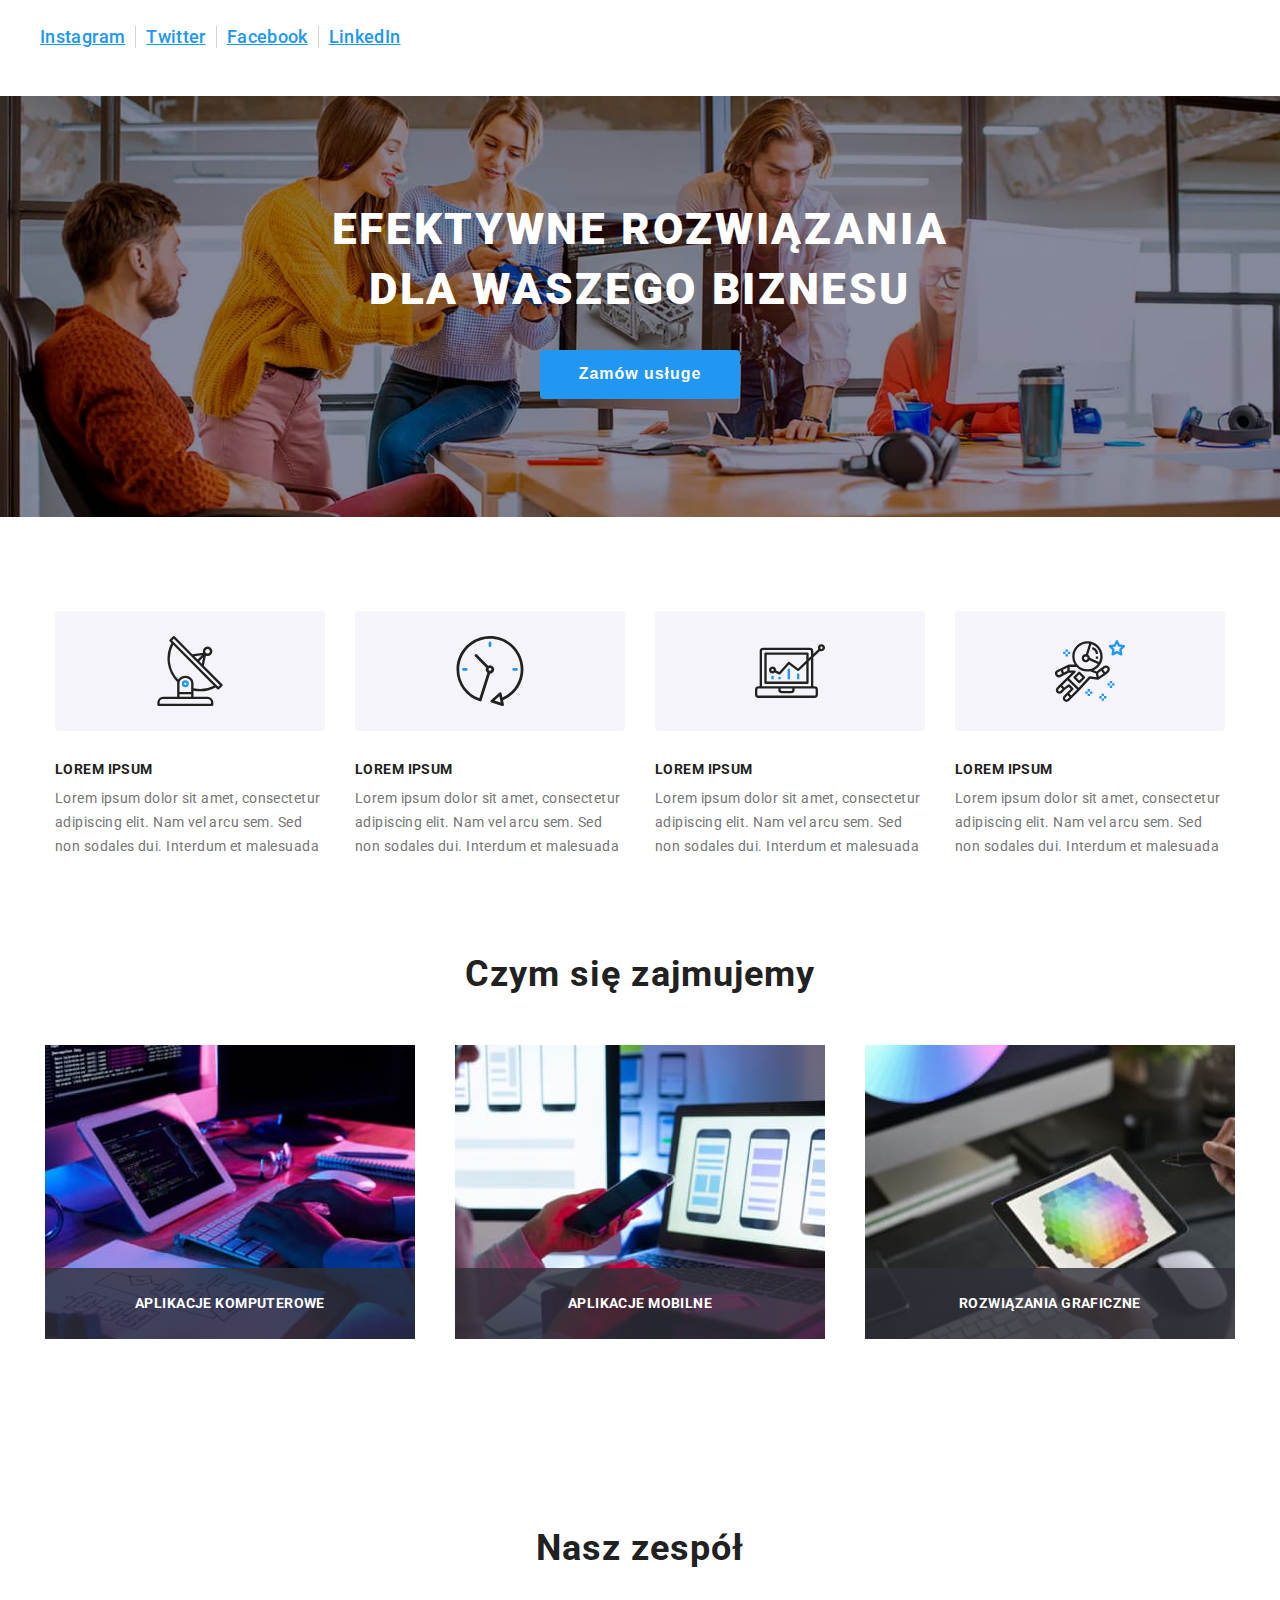
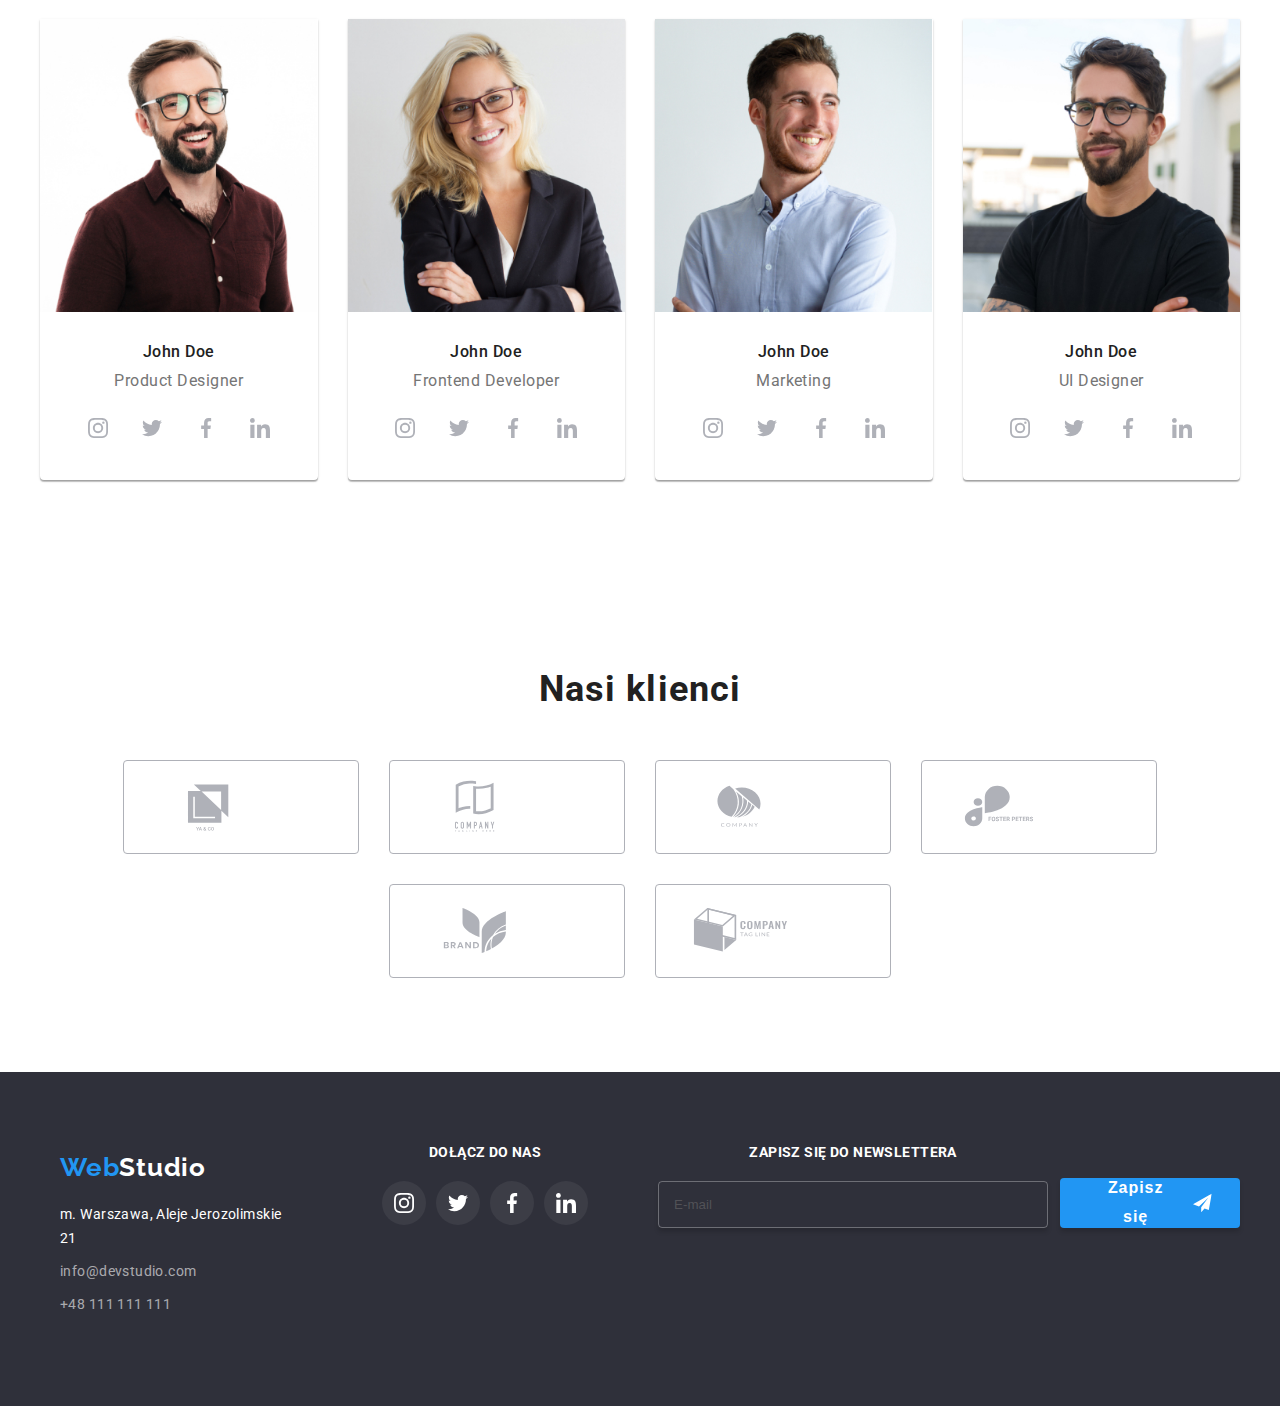
<file: index.html>
<!DOCTYPE html>
<html lang="pl">
  <head>
    <meta charset="UTF-8" />
    <meta http-equiv="X-UA-Compatible" content="IE=edge" />
    <meta name="viewport" content="width=device-width, initial-scale=1.0" />
    <title>WebStudio</title>
    <link
      rel="stylesheet"
      href="https://cdnjs.cloudflare.com/ajax/libs/modern-normalize/1.1.0/modern-normalize.min.css"
      integrity="sha512-wpPYUAdjBVSE4KJnH1VR1HeZfpl1ub8YT/NKx4PuQ5NmX2tKuGu6U/JRp5y+Y8XG2tV+wKQpNHVUX03MfMFn9Q=="
      crossorigin="anonymous"
      referrerpolicy="no-referrer"
    />
    <link rel="preconnect" href="https://fonts.googleapis.com" />
    <link rel="preconnect" href="https://fonts.gstatic.com" crossorigin />
    <link
      href="https://fonts.googleapis.com/css2?family=Raleway:wght@700&family=Roboto:wght@400;500;700;900&display=swap"
      rel="stylesheet"
    />
    <link rel="stylesheet" href="./css/main.min.css" />
  </head>
  <body>
    <header class="page-header">
      <div class="container page-header__menu">
        <div class="page-header__navigation">
          <a href="index.html" class="logo--header"
            ><span class="logo">Web</span>Studio</a
          >
          <nav class="navigation">
            <ul class="navigation__list">
              <li>
                <a
                  href="index.html"
                  class="navigation__link navigation__link--active"
                  >Agencja</a
                >
              </li>
              <li>
                <a href="portfolio.html" class="navigation__link">Portfolio</a>
              </li>
              <li><a href="/kontakt" class="navigation__link">Kontakt</a></li>
            </ul>
          </nav>
        </div>
        <ul class="contact">
          <li>
            <a href="mailto:info@devstudio.com" class="contact__link-header">
              <svg class="contact__icon" width="16px" height="12px">
                <use href="./images/icons.svg#icon-envelope"></use>
              </svg>
              info@devstudio.com</a
            >
          </li>
          <li>
            <a href="tel:+48111111111" class="contact__link-header">
              <svg class="contact__icon" width="10px" height="16px">
                <use href="./images/icons.svg#icon-smartphone"></use>
              </svg>
              +48 111 111 111</a
            >
          </li>
        </ul>

        <button
          class="menu-toggle js-open-menu"
          aria-expanded="false"
          aria-controls="mobile-menu"
        >
          <svg width="40" height="40" class="mobile-menu__icon">
            <use href="./images/icons.svg#mobile-menu"></use>
          </svg>
        </button>
      </div>
      <div class="mobile-menu js-menu-container" id="mobile-menu">
        <button class="menu-toggle mobile-menu__icon--close js-close-menu">
          X
        </button>
        <div class="mobile-menu__content">
          <ul class="mobile-menu__list">
            <li><a href="index.html" class="mobile-menu__link">Agencja</a></li>
            <li>
              <a href="portfolio.html" class="mobile-menu__link">Portfolio</a>
            </li>
            <li><a href="#" class="mobile-menu__link">Kontakt</a></li>
          </ul>
          <div class="mobile-menu__contacts">
            <span class="mobile-menu__tel">
              <a
                href="tel:+48111111111"
                class="mobile-menu__tel mobile-menu__tel--link"
                >+48 111 111 111</a
              >
            </span>
            <span class="mobile-menu__mail">
              <a
                href="mailto:info@devstudio.com"
                class="mobile-menu__mail mobile-menu__mail--link"
                >info@devstudio.com</a
              >
            </span>
            <ul class="mobile-menu__socials">
              <li class="mobile-menu__socials mobile-menu__socials--item">
                <a
                  class="mobile-menu__socials mobile-menu__socials--link"
                  href="#"
                  >Instagram</a
                >
              </li>
              <li class="mobile-menu__socials mobile-menu__socials--item">
                <a
                  class="mobile-menu__socials mobile-menu__socials--link"
                  href="#"
                  >Twitter</a
                >
              </li>
              <li class="mobile-menu__socials mobile-menu__socials--item">
                <a
                  class="mobile-menu__socials mobile-menu__socials--link"
                  href="#"
                  >Facebook</a
                >
              </li>
              <li class="mobile-menu__socials mobile-menu__socials--item">
                <a
                  class="mobile-menu__socials mobile-menu__socials--link"
                  href="#"
                  >LinkedIn</a
                >
              </li>
            </ul>
          </div>
        </div>
      </div>
    </header>
    <main>
      <section class="section section__heading">
        <div class="container imposter">
          <h1 class="imposter__title">
            EFEKTYWNE ROZWIĄZANIA DLA WASZEGO BIZNESU
          </h1>
          <button
            data-modal-open
            type="button"
            class="button button__modal--open"
          >
            Zamów usługe
          </button>
        </div>
      </section>
      <section class="section">
        <div class="container">
          <ul class="grid grid__style">
            <li class="grid__strenghts-item">
              <div class="grid__strengths-icon">
                <svg width="70px" height="70px">
                  <use href="./images/icons.svg#icon-antenna"></use>
                </svg>
              </div>
              <h3 class="grid__strengths-name">LOREM IPSUM</h3>
              <p class="grid__strengths-text">
                Lorem ipsum dolor sit amet, consectetur adipiscing elit. Nam vel
                arcu sem. Sed non sodales dui. Interdum et malesuada
              </p>
            </li>
            <li class="grid__strenghts-item">
              <div class="grid__strengths-icon">
                <svg width="70px" height="70px">
                  <use href="./images/icons.svg#icon-clock"></use>
                </svg>
              </div>
              <h3 class="grid__strengths-name">LOREM IPSUM</h3>
              <p class="grid__strengths-text">
                Lorem ipsum dolor sit amet, consectetur adipiscing elit. Nam vel
                arcu sem. Sed non sodales dui. Interdum et malesuada
              </p>
            </li>
            <li class="grid__strenghts-item">
              <div class="grid__strengths-icon">
                <svg width="70px" height="70px">
                  <use href="./images/icons.svg#icon-diagram"></use>
                </svg>
              </div>
              <h3 class="grid__strengths-name">LOREM IPSUM</h3>
              <p class="grid__strengths-text">
                Lorem ipsum dolor sit amet, consectetur adipiscing elit. Nam vel
                arcu sem. Sed non sodales dui. Interdum et malesuada
              </p>
            </li>
            <li class="grid__strenghts-item">
              <div class="grid__strengths-icon">
                <svg width="70px" height="70px">
                  <use href="./images/icons.svg#icon-astronaut"></use>
                </svg>
              </div>
              <h3 class="grid__strengths-name">LOREM IPSUM</h3>
              <p class="grid__strengths-text">
                Lorem ipsum dolor sit amet, consectetur adipiscing elit. Nam vel
                arcu sem. Sed non sodales dui. Interdum et malesuada
              </p>
            </li>
          </ul>
        </div>
      </section>
      <section class="section--work section">
        <div class="container">
          <h2 class="section__title--work section__title">
            Czym się zajmujemy
          </h2>
          <ul class="grid__work">
            <li class="grid__work-img">
              <img
                src="images/klawiatura.jpg"
                alt="kodowanie stron internetowych"
                width="370"
                height="294"
              />
              <p class="grid__work-dsc">APLIKACJE KOMPUTEROWE</p>
            </li>
            <li class="grid__work-img">
              <img
                src="images/laptop.jpg"
                alt="tworzenie aplikacji mobilnych"
                width="370"
                height="294"
              />
              <p class="grid__work-dsc">APLIKACJE MOBILNE</p>
            </li>
            <li class="grid__work-img">
              <img
                src="images/tablet.jpg"
                alt="projektowanie graficzne"
                width="370"
                height="294"
              />
              <p class="grid__work-dsc">ROZWIĄZANIA GRAFICZNE</p>
            </li>
          </ul>
        </div>
      </section>
      <section class="section section__our-team">
        <div class="container">
          <h2 class="section__title">Nasz zespół</h2>
          <ul class="grid grid__team">
            <li class="grid__item">
              <figure class="grid__team-img">
                <img
                  src="images/product-designer-450-1x.jpg"
                  alt="osoba obejmujaca stanowisko product-designer"
                  srcset="
                    images/product-designer-450-1x.jpg 450w,
                    images/product-designer-450-2x.jpg 900w,
                    images/product-designer-354-1x.jpg 354w,
                    images/product-designer-354-2x.jpg 708w,
                    images/product-designer-270-1x.jpg 270w,
                    images/product-designer-270-2x.jpg 540w
                  "
                  sizes="(min-width: 768px) 354px, (min-width: 1200px) 270px, 100vw"
                />
                <figcaption class="grid__team-dsc">
                  <h3 class="grid__team-name">John Doe</h3>
                  <span class="grid__team-job">Product Designer</span>
                </figcaption>
              </figure>
              <ul class="social-media">
                <li>
                  <a href="#" class="social-media__link"
                    ><svg width="20px" height="20px">
                      <use href="./images/icons.svg#icon-instagram"></use>
                    </svg>
                  </a>
                </li>
                <li>
                  <a href="#" class="social-media__link"
                    ><svg width="20px" height="20px">
                      <use href="./images/icons.svg#icon-twitter"></use>
                    </svg>
                  </a>
                </li>
                <li>
                  <a href="#" class="social-media__link"
                    ><svg width="20px" height="20px">
                      <use href="./images/icons.svg#icon-facebook"></use>
                    </svg>
                  </a>
                </li>
                <li>
                  <a href="#" class="social-media__link"
                    ><svg width="20px" height="20px">
                      <use href="./images/icons.svg#icon-linkedin"></use>
                    </svg>
                  </a>
                </li>
              </ul>
            </li>
            <li class="grid__item">
              <figure class="grid__team-img">
                <img
                  src="images/frontend-developer-450-1x.jpg"
                  alt="osoba obejmujaca stanowisko frontend-developer"
                  srcset="
                    images/frontend-developer-450-1x.jpg 450w,
                    images/frontend-developer-450-2x.jpg 900w,
                    images/frontend-developer-354-1x.jpg 354w,
                    images/frontend-developer-354-2x.jpg 708w,
                    images/frontend-developer-270-1x.jpg 270w,
                    images/frontend-developer-270-2x.jpg 540w
                  "
                  sizes="(min-width: 768px) 354px, (min-width: 1200px) 270px, 100vw"
                />
                <figcaption class="grid__team-dsc">
                  <h3 class="grid__team-name">John Doe</h3>
                  <span class="grid__team-job">Frontend Developer</span>
                </figcaption>
              </figure>
              <ul class="social-media">
                <li>
                  <a href="#" class="social-media__link"
                    ><svg width="20px" height="20px">
                      <use href="./images/icons.svg#icon-instagram"></use>
                    </svg>
                  </a>
                </li>
                <li>
                  <a href="#" class="social-media__link"
                    ><svg width="20px" height="20px">
                      <use href="./images/icons.svg#icon-twitter"></use>
                    </svg>
                  </a>
                </li>
                <li>
                  <a href="#" class="social-media__link"
                    ><svg width="20px" height="20px">
                      <use href="./images/icons.svg#icon-facebook"></use>
                    </svg>
                  </a>
                </li>
                <li>
                  <a href="#" class="social-media__link"
                    ><svg width="20px" height="20px">
                      <use href="./images/icons.svg#icon-linkedin"></use>
                    </svg>
                  </a>
                </li>
              </ul>
            </li>
            <li class="grid__item">
              <figure class="grid__team-img">
                <img
                  src="images/marketing-450-1x.jpg"
                  alt="osoba zajmujaca sie dzialem marketingu"
                  srcset="
                    images/marketing-450-1x.jpg 450w,
                    images/marketing-450-2x.jpg 900w,
                    images/marketing-354-1x.jpg 354w,
                    images/marketing-354-2x.jpg 708w,
                    images/marketing-270-1x.jpg 270w,
                    images/marketing-270-1x.jpg 540w
                  "
                  sizes="(min-width: 768px) 354px, (min-width: 1200px) 270px, 100vw"
                />
                <figcaption class="grid__team-dsc">
                  <h3 class="grid__team-name">John Doe</h3>
                  <span class="grid__team-job">Marketing</span>
                </figcaption>
              </figure>
              <ul class="social-media">
                <li>
                  <a href="#" class="social-media__link"
                    ><svg width="20px" height="20px">
                      <use href="./images/icons.svg#icon-instagram"></use>
                    </svg>
                  </a>
                </li>
                <li>
                  <a href="#" class="social-media__link"
                    ><svg width="20px" height="20px">
                      <use href="./images/icons.svg#icon-twitter"></use>
                    </svg>
                  </a>
                </li>
                <li>
                  <a href="#" class="social-media__link"
                    ><svg width="20px" height="20px">
                      <use href="./images/icons.svg#icon-facebook"></use>
                    </svg>
                  </a>
                </li>
                <li>
                  <a href="#" class="social-media__link"
                    ><svg width="20px" height="20px">
                      <use href="./images/icons.svg#icon-linkedin"></use>
                    </svg>
                  </a>
                </li>
              </ul>
            </li>
            <li class="grid__item">
              <figure class="grid__team-img">
                <img
                  src="images/ui-designer-450-1x.jpg"
                  alt="osoba obejmujaca stanowisko ui-designer"
                  srcset="
                    images/ui-designer-450-1x.jpg 450w,
                    images/ui-designer-450-2x.jpg 900w,
                    images/ui-designer-354-1x.jpg 354w,
                    images/ui-designer-354-2x.jpg 708w,
                    images/ui-designer-270-1x.jpg 270w,
                    images/ui-designer-270-2x.jpg 540w
                  "
                  sizes="(min-width: 768px) 354px, (min-width: 1200px) 270px, 100vw"
                />
                <figcaption class="grid__team-dsc">
                  <h3 class="grid__team-name">John Doe</h3>
                  <span class="grid__team-job">UI Designer</span>
                </figcaption>
              </figure>
              <ul class="social-media">
                <li>
                  <a href="#" class="social-media__link"
                    ><svg width="20px" height="20px">
                      <use href="./images/icons.svg#icon-instagram"></use>
                    </svg>
                  </a>
                </li>
                <li>
                  <a href="#" class="social-media__link"
                    ><svg width="20px" height="20px">
                      <use href="./images/icons.svg#icon-twitter"></use>
                    </svg>
                  </a>
                </li>
                <li>
                  <a href="#" class="social-media__link"
                    ><svg width="20px" height="20px">
                      <use href="./images/icons.svg#icon-facebook"></use>
                    </svg>
                  </a>
                </li>
                <li>
                  <a href="#" class="social-media__link"
                    ><svg width="20px" height="20px">
                      <use href="./images/icons.svg#icon-linkedin"></use>
                    </svg>
                  </a>
                </li>
              </ul>
            </li>
          </ul>
        </div>
      </section>
      <section class="section">
        <div class="container">
          <h2 class="section__title">Nasi klienci</h2>
          <ul class="grid grid__style">
            <li>
              <a href="#" class="link link__clients">
                <svg class="grid__clients-icon" width="106px" height="60px">
                  <use href="./images/icons.svg#icon-logo-1"></use>
                </svg>
              </a>
            </li>
            <li class="grid__clients-item">
              <a href="#" class="link link__clients">
                <svg class="grid__clients-icon" width="106px" height="60px">
                  <use href="./images/icons.svg#icon-logo-2"></use>
                </svg>
              </a>
            </li>
            <li class="grid__clients-item">
              <a href="#" class="link link__clients">
                <svg class="grid__clients-icon" width="106px" height="60px">
                  <use href="./images/icons.svg#icon-logo-3"></use>
                </svg>
              </a>
            </li>
            <li class="grid__clients-item">
              <a href="#" class="link link__clients">
                <svg class="grid__clients-icon" width="106px" height="60px">
                  <use href="./images/icons.svg#icon-logo-4"></use>
                </svg>
              </a>
            </li>
            <li class="grid__clients-item">
              <a href="#" class="link link__clients">
                <svg class="grid__clients-icon" width="106px" height="60px">
                  <use href="./images/icons.svg#icon-logo-5"></use>
                </svg>
              </a>
            </li>
            <li class="grid__clients-item">
              <a href="#" class="link link__clients">
                <svg class="grid__clients-icon" width="106px" height="60px">
                  <use href="./images/icons.svg#icon-logo-6"></use>
                </svg>
              </a>
            </li>
          </ul>
        </div>
      </section>
    </main>
    <footer class="contact-footer">
      <div class="container contact-footer__container">
        <div class="contact-footer__logo">
          <a href="index.html" class="logo--footer"
            ><span class="logo">Web</span>Studio</a
          >
          <address>
            <ul class="contact-footer__list">
              <li class="contact-footer__address">
                m. Warszawa, Aleje Jerozolimskie 21
              </li>
              <li>
                <a href="mailto:info@devstudio.com" class="contact__link-footer"
                  >info@devstudio.com</a
                >
              </li>
              <li>
                <a href="tel:+48111111111" class="contact__link-footer"
                  >+48 111 111 111</a
                >
              </li>
            </ul>
          </address>
        </div>
        <div class="contact-footer__join-us">
          <h3 class="contact-footer__join-us-title">DOŁĄCZ DO NAS</h3>
          <ul class="social-media__footer">
            <li>
              <a href="#" class="social-media__link-footer"
                ><svg width="20px" height="20px">
                  <use href="./images/icons.svg#icon-instagram"></use>
                </svg>
              </a>
            </li>
            <li>
              <a href="#" class="social-media__link-footer"
                ><svg width="20px" height="20px">
                  <use href="./images/icons.svg#icon-twitter"></use>
                </svg>
              </a>
            </li>
            <li>
              <a href="#" class="social-media__link-footer"
                ><svg width="20px" height="20px">
                  <use href="./images/icons.svg#icon-facebook"></use>
                </svg>
              </a>
            </li>
            <li>
              <a href="#" class="social-media__link-footer"
                ><svg width="20px" height="20px">
                  <use href="./images/icons.svg#icon-linkedin"></use>
                </svg>
              </a>
            </li>
          </ul>
        </div>
        <form name="singup-form" class="newsletter">
          <label class="newsletter__title"
            >ZAPISZ SIĘ DO NEWSLETTERA
            <input
              class="newsletter__input"
              type="email"
              name="email"
              placeholder="E-mail"
          /></label>
          <button type="submit" class="button__send">
            Zapisz się
            <svg width="24px" height="24px" class="newsletter__icon">
              <use href="./images/icons.svg#icon-send"></use>
            </svg>
          </button>
        </form>
      </div>
    </footer>
    <div class="backdrop backdrop__is-hidden" data-modal>
      <div class="modal">
        <h3 class="modal__title">Zostaw swoje dane w formularzu poniżej</h3>
        <form class="modal__form">
          <label class="modal__form-input">
            Imię
            <svg width="18px" height="18px" class="modal__icon">
              <use href="./images/icons.svg#icon-person-black"></use>
            </svg>
            <input type="text" name="name" class="modal__input" />
          </label>
          <label class="modal__form-input">
            Telefon
            <svg width="18px" height="18px" class="modal__icon">
              <use href="./images/icons.svg#icon-phone-black"></use>
            </svg>
            <input type="tel" name="telephone" class="modal__input" />
          </label>
          <label class="modal__form-input">
            E-mail
            <svg width="18px" height="18px" class="modal__icon">
              <use href="./images/icons.svg#icon-email-black"></use>
            </svg>
            <input type="email" name="email" class="modal__input" />
          </label>
          <label class="modal__form-input">
            Komentarz
            <textarea
              name="comment"
              rows="6"
              placeholder="Wprowadź tekst"
              class="modal__input"
            ></textarea>
          </label>
          <div class="checkbox">
            <input
              type="checkbox"
              id="check"
              name="checkbox"
              class="checkbox__input"
            />
            <label class="checkbox__label" for="check"
              ><svg width="13px" height="10px" class="checkbox__icon">
                <use href="./images/icons.svg#icon-checkbox"></use>
              </svg>
            </label>
            <p class="checkbox__text">
              Oświadczam iż akceptuję
              <a href="#" class="checkbox__link">Regulamin</a> i
              <a href="#" class="checkbox__link">Politykę Prywatności.</a>
            </p>
          </div>
          <button type="submit" class="button button__send">Wyślij</button>
        </form>
        <button class="button__modal--close" data-modal-close>
          <svg width="18px" height="18px">
            <use href="./images/icons.svg#icon-close-18px"></use>
          </svg>
        </button>
      </div>
    </div>
    <script src="./js/modal.js"></script>
    <script src="./js/mobile-menu.js"></script>
  </body>
</html>
</file>
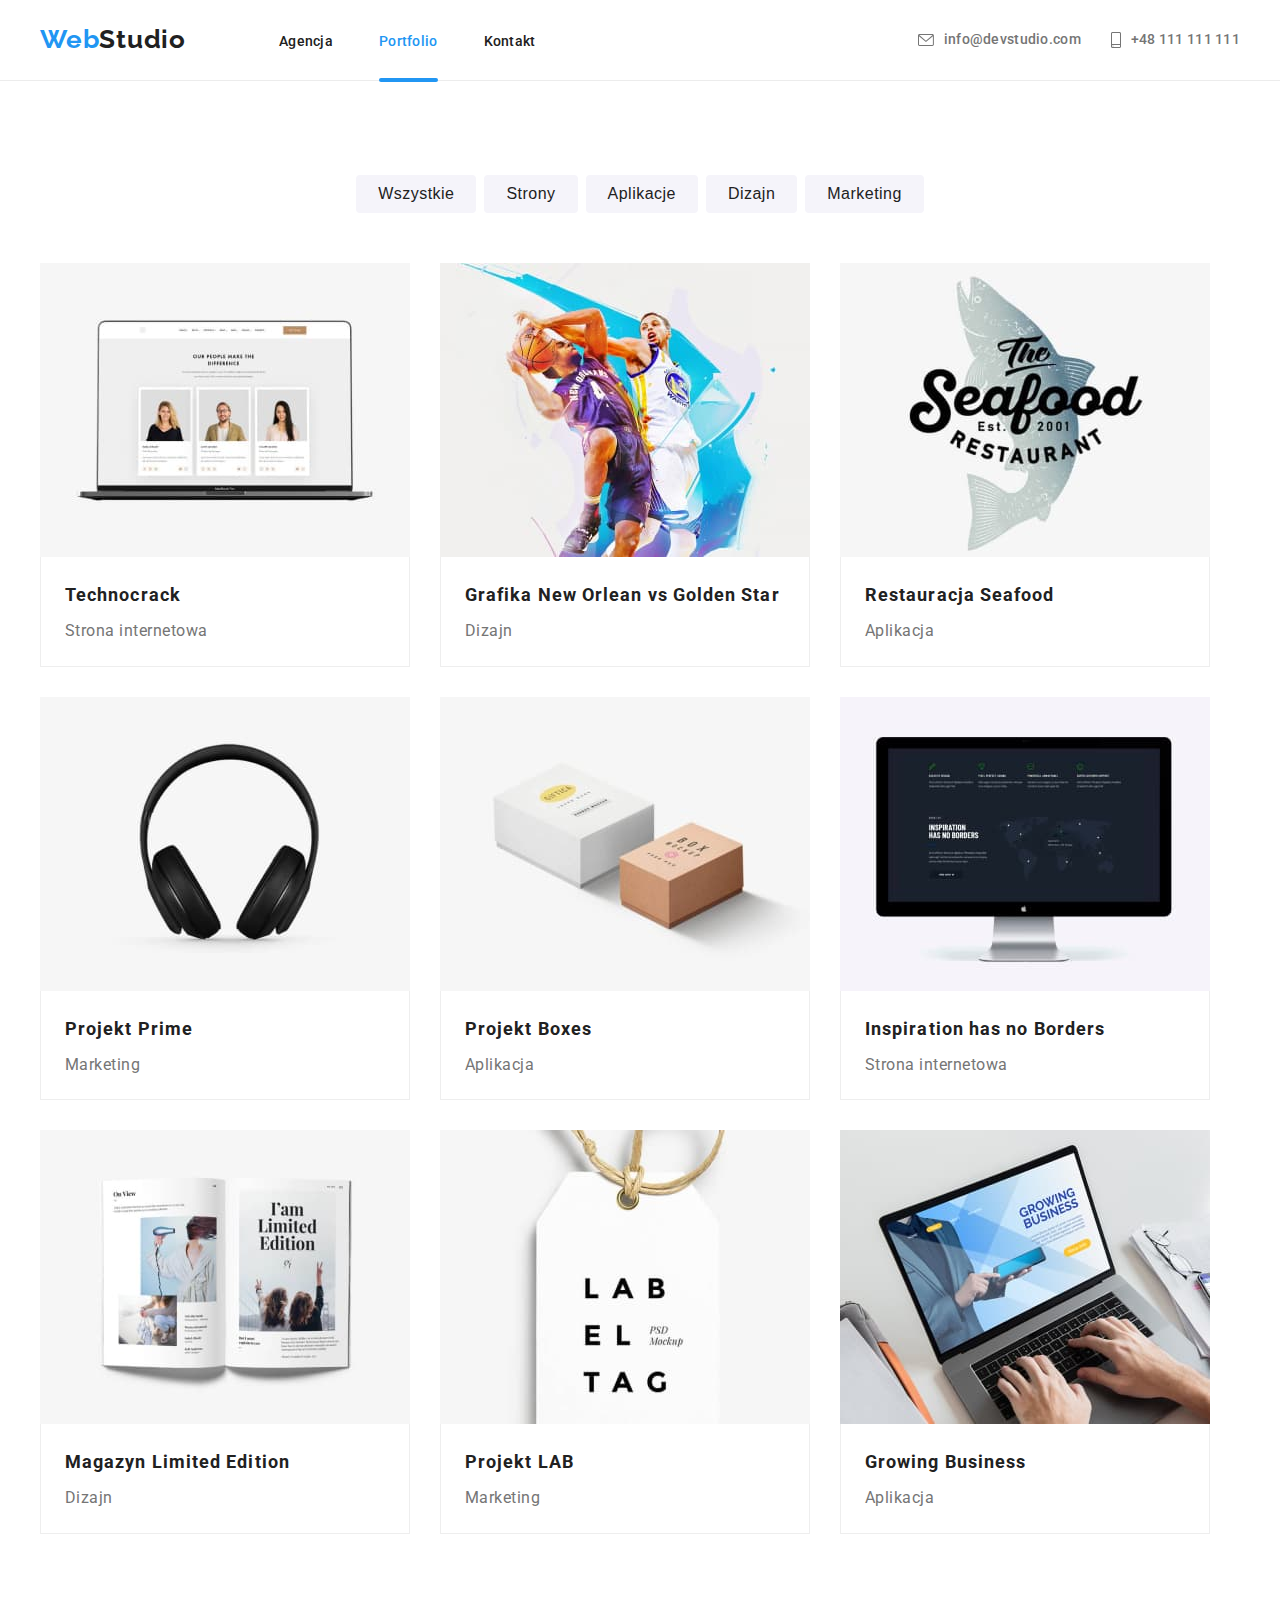
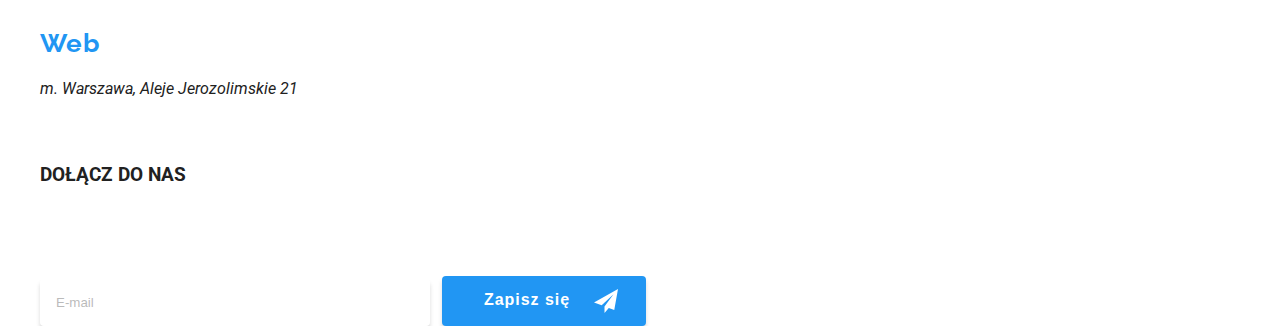
<file: portfolio.html>
<!DOCTYPE html>
<html lang="pl">
  <head>
    <meta charset="UTF-8" />
    <meta http-equiv="X-UA-Compatible" content="IE=edge" />
    <meta name="viewport" content="width=device-width, initial-scale=1.0" />
    <title>Portfolio</title>
    <link
      rel="stylesheet"
      href="https://cdnjs.cloudflare.com/ajax/libs/modern-normalize/1.1.0/modern-normalize.min.css"
      integrity="sha512-wpPYUAdjBVSE4KJnH1VR1HeZfpl1ub8YT/NKx4PuQ5NmX2tKuGu6U/JRp5y+Y8XG2tV+wKQpNHVUX03MfMFn9Q=="
      crossorigin="anonymous"
      referrerpolicy="no-referrer"
    />
    <link rel="preconnect" href="https://fonts.googleapis.com" />
    <link rel="preconnect" href="https://fonts.gstatic.com" crossorigin />
    <link
      href="https://fonts.googleapis.com/css2?family=Raleway:wght@700&family=Roboto:wght@400;500;700;900&display=swap"
      rel="stylesheet"
    />
    <link rel="stylesheet" href="./css/main.min.css" />
  </head>
  <body>
    <header class="page-header">
      <div class="container page-header__menu">
        <div class="page-header__navigation">
          <a href="index.html" class="logo--header"
            ><span class="logo">Web</span>Studio</a
          >
          <nav class="navigation">
            <ul class="navigation__list">
              <li>
                <a href="index.html" class="navigation__link">Agencja</a>
              </li>
              <li>
                <a
                  href="portfolio.html"
                  class="navigation__link navigation__link--active"
                  >Portfolio</a
                >
              </li>
              <li><a href="/kontakt" class="navigation__link">Kontakt</a></li>
            </ul>
          </nav>
        </div>
        <ul class="contact">
          <li>
            <a href="mailto:info@devstudio.com" class="contact__link-header">
              <svg class="contact__icon" width="16px" height="12px">
                <use href="./images/icons.svg#icon-envelope"></use>
              </svg>
              info@devstudio.com</a
            >
          </li>
          <li>
            <a href="tel:+48111111111" class="contact__link-header">
              <svg class="contact__icon" width="10px" height="16px">
                <use href="./images/icons.svg#icon-smartphone"></use>
              </svg>
              +48 111 111 111</a
            >
          </li>
        </ul>
      </div>
    </header>
    <main>
      <div class="section">
        <div class="container">
          <ul class="button__grid">
            <li>
              <button type="button" class="button__grid-filter">
                Wszystkie
              </button>
            </li>
            <li>
              <button type="button" class="button__grid-filter">Strony</button>
            </li>
            <li>
              <button type="button" class="button__grid-filter">
                Aplikacje
              </button>
            </li>
            <li>
              <button type="button" class="button__grid-filter">Dizajn</button>
            </li>
            <li>
              <button type="button" class="button__grid-filter">
                Marketing
              </button>
            </li>
          </ul>
        </div>
        <div class="container">
          <ul class="grid__portfolio">
            <li>
              <figure class="grid__portfolio-item">
                <div class="transform">
                  <img
                    class="grid__portfolio-img"
                    src="images/technocrack.jpg"
                    alt="strona internetowa technocrack"
                    width="370"
                    height="294"
                  />
                  <div class="overlay">
                    <p>
                      Technocrack jest popularną platformą wykorzystywaną do
                      rozpowszechniania koronawirusa. Firmy wykorzystują tę
                      platformę do celów szpiegowskich i ataków na
                      niezabezpieczone serwery konkurencji
                    </p>
                  </div>
                </div>
                <figcaption class="grid__portfolio-dsc">
                  <h3 class="grid__portfolio-name">Technocrack</h3>
                  <span class="grid__portfolio-text">Strona internetowa</span>
                </figcaption>
              </figure>
            </li>
            <li>
              <figure class="grid__portfolio-item">
                <div class="transform">
                  <img
                    class="grid__portfolio-img"
                    src="images/grafika-new-orlean.jpg"
                    alt="projekt graficzny"
                    width="370"
                    height="294"
                  />
                  <div class="overlay">
                    <p>
                      Technocrack jest popularną platformą wykorzystywaną do
                      rozpowszechniania koronawirusa. Firmy wykorzystują tę
                      platformę do celów szpiegowskich i ataków na
                      niezabezpieczone serwery konkurencji
                    </p>
                  </div>
                </div>
                <figcaption class="grid__portfolio-dsc">
                  <h3 class="grid__portfolio-name">
                    Grafika New Orlean vs Golden Star
                  </h3>
                  <span class="grid__portfolio-text">Dizajn</span>
                </figcaption>
              </figure>
            </li>
            <li>
              <figure class="grid__portfolio-item">
                <div class="transform">
                  <img
                    class="grid__portfolio-img"
                    src="images/restauracja-seafood.jpg"
                    alt="aplikacja restauracji seafood"
                    width="370"
                    height="294"
                  />
                  <div class="overlay">
                    <p>
                      Technocrack jest popularną platformą wykorzystywaną do
                      rozpowszechniania koronawirusa. Firmy wykorzystują tę
                      platformę do celów szpiegowskich i ataków na
                      niezabezpieczone serwery konkurencji
                    </p>
                  </div>
                </div>
                <figcaption class="grid__portfolio-dsc">
                  <h3 class="grid__portfolio-name">Restauracja Seafood</h3>
                  <span class="grid__portfolio-text">Aplikacja</span>
                </figcaption>
              </figure>
            </li>
            <li>
              <figure class="grid__portfolio-item">
                <div class="transform">
                  <img
                    class="grid__portfolio-img"
                    src="images/projekt-prime.jpg"
                    alt="marketing projektu prime"
                    width="370"
                    height="294"
                  />
                  <div class="overlay">
                    <p>
                      Technocrack jest popularną platformą wykorzystywaną do
                      rozpowszechniania koronawirusa. Firmy wykorzystują tę
                      platformę do celów szpiegowskich i ataków na
                      niezabezpieczone serwery konkurencji
                    </p>
                  </div>
                </div>
                <figcaption class="grid__portfolio-dsc">
                  <h3 class="grid__portfolio-name">Projekt Prime</h3>
                  <span class="grid__portfolio-text">Marketing</span>
                </figcaption>
              </figure>
            </li>
            <li>
              <figure class="grid__portfolio-item">
                <div class="transform">
                  <img
                    class="grid__portfolio-img"
                    src="images/projekt-boxes.jpg"
                    alt="aplikacja projektu boxes"
                    width="370"
                    height="294"
                  />
                  <div class="overlay">
                    <p>
                      Technocrack jest popularną platformą wykorzystywaną do
                      rozpowszechniania koronawirusa. Firmy wykorzystują tę
                      platformę do celów szpiegowskich i ataków na
                      niezabezpieczone serwery konkurencji
                    </p>
                  </div>
                </div>
                <figcaption class="grid__portfolio-dsc">
                  <h3 class="grid__portfolio-name">Projekt Boxes</h3>
                  <span class="grid__portfolio-text">Aplikacja</span>
                </figcaption>
              </figure>
            </li>
            <li>
              <figure class="grid__portfolio-item">
                <div class="transform">
                  <img
                    class="grid__portfolio-img"
                    src="images/inspiration-borders.jpg"
                    alt="strona internetowa inspiration has no borders"
                    width="370"
                    height="294"
                  />
                  <div class="overlay">
                    <p>
                      Technocrack jest popularną platformą wykorzystywaną do
                      rozpowszechniania koronawirusa. Firmy wykorzystują tę
                      platformę do celów szpiegowskich i ataków na
                      niezabezpieczone serwery konkurencji
                    </p>
                  </div>
                </div>
                <figcaption class="grid__portfolio-dsc">
                  <h3 class="grid__portfolio-name">
                    Inspiration has no Borders
                  </h3>
                  <span class="grid__portfolio-text">Strona internetowa</span>
                </figcaption>
              </figure>
            </li>
            <li>
              <figure class="grid__portfolio-item">
                <div class="transform">
                  <img
                    class="grid__portfolio-img"
                    src="images/magazyn-lm.jpg"
                    alt="oprojekt graficzny magazynu limited edition"
                    width="370"
                    height="294"
                  />
                  <div class="overlay">
                    <p>
                      Technocrack jest popularną platformą wykorzystywaną do
                      rozpowszechniania koronawirusa. Firmy wykorzystują tę
                      platformę do celów szpiegowskich i ataków na
                      niezabezpieczone serwery konkurencji
                    </p>
                  </div>
                </div>
                <figcaption class="grid__portfolio-dsc">
                  <h3 class="grid__portfolio-name">Magazyn Limited Edition</h3>
                  <span class="grid__portfolio-text">Dizajn</span>
                </figcaption>
              </figure>
            </li>
            <li>
              <figure class="grid__portfolio-item">
                <div class="transform">
                  <img
                    class="grid__portfolio-img"
                    src="images/projekt-lab.jpg"
                    alt="marketing projektu lab"
                    width="370"
                    height="294"
                  />
                  <div class="overlay">
                    <p>
                      Technocrack jest popularną platformą wykorzystywaną do
                      rozpowszechniania koronawirusa. Firmy wykorzystują tę
                      platformę do celów szpiegowskich i ataków na
                      niezabezpieczone serwery konkurencji
                    </p>
                  </div>
                </div>
                <figcaption class="grid__portfolio-dsc">
                  <h3 class="grid__portfolio-name">Projekt LAB</h3>
                  <span class="grid__portfolio-text">Marketing</span>
                </figcaption>
              </figure>
            </li>
            <li>
              <figure class="grid__portfolio-item">
                <div class="transform">
                  <img
                    class="grid__portfolio-img"
                    src="images/growing-business.jpg"
                    alt="aplikacja growing business"
                    width="370"
                    height="294"
                  />
                  <div class="overlay">
                    <p>
                      Technocrack jest popularną platformą wykorzystywaną do
                      rozpowszechniania koronawirusa. Firmy wykorzystują tę
                      platformę do celów szpiegowskich i ataków na
                      niezabezpieczone serwery konkurencji
                    </p>
                  </div>
                </div>
                <figcaption class="grid__portfolio-dsc">
                  <h3 class="grid__portfolio-name">Growing Business</h3>
                  <span class="grid__portfolio-text">Aplikacja</span>
                </figcaption>
              </figure>
            </li>
          </ul>
        </div>
      </div>
    </main>
    <footer class="contact__footer">
      <div class="container contact__footer-container">
        <div>
          <a href="index.html" class="logo--footer"
            ><span class="logo">Web</span>Studio</a
          >
          <address class="contact__footer-address">
            <span class="contact__address"
              >m. Warszawa, Aleje Jerozolimskie 21</span
            >
            <a href="mailto:info@devstudio.com" class="contact__link-footer"
              >info@devstudio.com</a
            >
            <a href="tel:+48111111111" class="contact__link-footer"
              >+48 111 111 111</a
            >
          </address>
        </div>
        <div class="contact__footer-join-us">
          <h3 class="contact__footer-join-us-title">DOŁĄCZ DO NAS</h3>
          <div class="social-media__footer">
            <a href="#" class="social-media__link-footer"
              ><svg width="20px" height="20px">
                <use href="./images/icons.svg#icon-instagram"></use>
              </svg>
            </a>
            <a href="#" class="social-media__link-footer"
              ><svg width="20px" height="20px">
                <use href="./images/icons.svg#icon-twitter"></use>
              </svg>
            </a>
            <a href="#" class="social-media__link-footer"
              ><svg width="20px" height="20px">
                <use href="./images/icons.svg#icon-facebook"></use>
              </svg>
            </a>
            <a href="#" class="social-media__link-footer"
              ><svg width="20px" height="20px">
                <use href="./images/icons.svg#icon-linkedin"></use>
              </svg>
            </a>
          </div>
        </div>
        <form name="singup-form" class="newsletter">
          <label class="newsletter__title"
            >ZAPISZ SIĘ DO NEWSLETTERA
            <input
              class="newsletter__input"
              type="email"
              name="email"
              placeholder="E-mail"
          /></label>
          <button type="submit" class="button__send">
            Zapisz się
            <svg width="24px" height="24px" class="newsletter__icon">
              <use href="./images/icons.svg#icon-send"></use>
            </svg>
          </button>
        </form>
      </div>
    </footer>
  </body>
</html>
</file>
<file: css/main.min.css>
.container{max-width:480px;width:100%;margin:0 auto;padding:0 15px}@media(min-width: 768px){.container{max-width:768px}}@media(min-width: 1200px){.container{max-width:1200px}}body{font-family:"Roboto",sans-serif;color:#212121}img{display:block;max-width:100%;height:auto}textarea{resize:none;font-size:12px;line-height:1.17;letter-spacing:.01em}::-webkit-input-placeholder{color:rgba(117,117,117,.5)}::-moz-placeholder{color:rgba(117,117,117,.5)}:-ms-input-placeholder{color:rgba(117,117,117,.5)}::-ms-input-placeholder{color:rgba(117,117,117,.5)}::placeholder{color:rgba(117,117,117,.5)}*{padding:0;margin:0}.link{list-style-type:none}.grid{list-style:none}.grid__style{display:-webkit-box;display:-ms-flexbox;display:flex;-webkit-box-pack:center;-ms-flex-pack:center;justify-content:center;-ms-flex-wrap:wrap;flex-wrap:wrap;gap:30px}@media(min-width: 1200px){.grid .grid__style{-ms-flex-wrap:nowrap;flex-wrap:nowrap;-ms-flex-pack:distribute;justify-content:space-around}}.grid__clients-icon{fill:#afb1b8}.link__clients{display:-webkit-box;display:-ms-flexbox;display:flex;border:1px solid #afb1b8;border-radius:4px;width:210px;padding:16px 52px;-webkit-transition-property:border-color,fill;transition-property:border-color,fill;-webkit-transition-duration:250ms;transition-duration:250ms;-webkit-transition-timing-function:cubic-bezier(0.4, 0, 0.2, 1);transition-timing-function:cubic-bezier(0.4, 0, 0.2, 1)}.link__clients:hover,.link__clients:focus{border-color:#2196f3}.link__clients:hover .grid__clients-icon,.link__clients:focus .grid__clients-icon{fill:#2196f3}@media(min-width: 768px){.link__clients{width:226px;padding:16px 60px}}@media(min-width: 1200px){.link__clients{width:170px;padding:16px 32px}}.grid__work{display:none}@media(min-width: 768px){.grid__work{display:none}}@media(min-width: 1200px){.grid__work{display:-webkit-box;display:-ms-flexbox;display:flex;-webkit-column-gap:30px;-moz-column-gap:30px;column-gap:30px;-ms-flex-pack:distribute;justify-content:space-around}.grid__work-img{display:-webkit-box;display:-ms-flexbox;display:flex;position:relative}.grid__work-img>.grid__work-dsc{position:absolute;background-color:rgba(47,48,58,.8);color:#fff;font-size:14px;font-weight:700;line-height:1.17;letter-spacing:.03em;text-align:center;padding:27px;right:0;left:0;bottom:0}}.grid__team{display:-webkit-box;display:-ms-flexbox;display:flex;-webkit-box-orient:vertical;-webkit-box-direction:normal;-ms-flex-direction:column;flex-direction:column;-webkit-box-align:center;-ms-flex-align:center;align-items:center;-webkit-box-pack:center;-ms-flex-pack:center;justify-content:center;gap:30px}@media(min-width: 768px){.grid__team{-webkit-box-orient:horizontal;-webkit-box-direction:normal;-ms-flex-direction:row;flex-direction:row;-ms-flex-wrap:wrap;flex-wrap:wrap}}@media(min-width: 1200px){.grid__team{-ms-flex-wrap:nowrap;flex-wrap:nowrap}}.grid__item{background-color:#fff;-webkit-box-shadow:0px 2px 1px 0px rgba(0,0,0,.2),0px 1px 1px 0px rgba(0,0,0,.14),0px 1px 3px 0px rgba(0,0,0,.12);box-shadow:0px 2px 1px 0px rgba(0,0,0,.2),0px 1px 1px 0px rgba(0,0,0,.14),0px 1px 3px 0px rgba(0,0,0,.12);border-bottom-left-radius:4px;border-bottom-right-radius:4px}.grid__team-dsc{display:-webkit-box;display:-ms-flexbox;display:flex;-webkit-box-orient:vertical;-webkit-box-direction:normal;-ms-flex-direction:column;flex-direction:column;padding:30px 20px 0 20px}.grid__team-name{color:#212121;font-weight:500;font-size:16px;line-height:1.19;letter-spacing:.03em;text-align:center;padding-bottom:10px}.grid__team-job{color:#757575;font-size:16px;line-height:1.19;text-align:center;letter-spacing:.03em}.grid__strenghts-item{width:450px}@media(min-width: 768px){.grid__strenghts-item{width:354px}}@media(min-width: 1200px){.grid__strenghts-item{width:270px}}.grid__strengths-icon{display:-webkit-box;display:-ms-flexbox;display:flex;-webkit-box-pack:center;-ms-flex-pack:center;justify-content:center;padding:25px;margin-bottom:30px;border-radius:4px;background-color:#f5f4fa}.grid__strengths-name{color:#212121;font-weight:700;font-size:14px;line-height:1.2;letter-spacing:.03em;padding-bottom:10px}.grid__strengths-text{color:#757575;font-size:14px;line-height:1.7;letter-spacing:.03em}.page-header{border-bottom-style:solid;border-bottom-width:1px;border-bottom-color:#ececec}.page-header__menu{background-color:#fff;display:-webkit-box;display:-ms-flexbox;display:flex;-webkit-box-align:center;-ms-flex-align:center;align-items:center;-webkit-box-pack:justify;-ms-flex-pack:justify;justify-content:space-between}.page-header__navigation{display:-webkit-box;display:-ms-flexbox;display:flex;-webkit-box-align:center;-ms-flex-align:center;align-items:center;-webkit-column-gap:93px;-moz-column-gap:93px;column-gap:93px}.logo{color:#2196f3;font-family:Raleway;font-weight:700;font-size:26px;line-height:1.2;text-decoration:none;letter-spacing:.03em}.logo--header{color:#212121;font-family:Raleway;font-weight:700;font-size:26px;line-height:1.2;text-decoration:none;letter-spacing:.03em;padding-top:24px;padding-bottom:25px}.logo--footer{color:#fff;font-family:Raleway;font-weight:700;font-size:26px;line-height:1.2;text-decoration:none;letter-spacing:.03em;display:-webkit-box;display:-ms-flexbox;display:flex;padding-bottom:20px}@media(min-width: 768px){.navigation .navigation__list{list-style-type:none;display:-webkit-box;display:-ms-flexbox;display:flex;-webkit-column-gap:60px;-moz-column-gap:60px;column-gap:60px}.navigation .navigation__list .navigation__link--active{color:#2196f3}.navigation .navigation__link{color:#212121;position:relative;font-weight:500;font-size:14px;line-height:1.15;text-decoration:none;letter-spacing:.02em;padding-top:32px;padding-bottom:32px;-webkit-transition-property:color;transition-property:color;-webkit-transition-duration:250ms;transition-duration:250ms;-webkit-transition-timing-function:cubic-bezier(0.4, 0, 0.2, 1);transition-timing-function:cubic-bezier(0.4, 0, 0.2, 1)}.navigation .navigation__link:hover,.navigation .navigation__link:focus{color:#2196f3}.navigation .navigation__link--active::after{content:"";position:absolute;background:#2196f3;border-radius:2px;width:100%;height:4px;margin-top:28px;display:block}}@media(min-width: 1200px){.navigation .navigation__list{list-style-type:none;display:-webkit-box;display:-ms-flexbox;display:flex;-webkit-column-gap:46px;-moz-column-gap:46px;column-gap:46px}.navigation .navigation__list .navigation__link--active{color:#2196f3}.navigation .navigation__link{color:#212121;position:relative;font-weight:500;font-size:14px;line-height:1.15;text-decoration:none;letter-spacing:.02em;padding-top:32px;padding-bottom:32px;-webkit-transition-property:color;transition-property:color;-webkit-transition-duration:250ms;transition-duration:250ms;-webkit-transition-timing-function:cubic-bezier(0.4, 0, 0.2, 1);transition-timing-function:cubic-bezier(0.4, 0, 0.2, 1)}.navigation .navigation__link:hover,.navigation .navigation__link:focus{color:#2196f3}.navigation .navigation__link--active::after{content:"";position:absolute;background:#2196f3;border-radius:2px;width:100%;height:4px;margin-top:28px;display:block}}@media(min-width: 768px){.contact{display:-webkit-box;display:-ms-flexbox;display:flex;-webkit-box-orient:vertical;-webkit-box-direction:normal;-ms-flex-direction:column;flex-direction:column;row-gap:10px;list-style-type:none;margin:21px 0}.contact__link-header{display:-webkit-box;display:-ms-flexbox;display:flex;-webkit-box-align:center;-ms-flex-align:center;align-items:center;color:#757575;font-weight:500;font-size:14px;line-height:1.1;text-decoration:none;letter-spacing:.02em;-webkit-transition-property:color,fill;transition-property:color,fill;-webkit-transition-duration:250ms;transition-duration:250ms;-webkit-transition-timing-function:cubic-bezier(0.4, 0, 0.2, 1);transition-timing-function:cubic-bezier(0.4, 0, 0.2, 1)}.contact__link-header:hover,.contact__link-header:focus{color:#2196f3}.contact__link-header:hover .contact__icon,.contact__link-header:focus .contact__icon{fill:#2196f3}}@media(min-width: 1200px){.contact{list-style-type:none;display:-webkit-box;display:-ms-flexbox;display:flex;-webkit-box-orient:horizontal;-webkit-box-direction:normal;-ms-flex-direction:row;flex-direction:row;-webkit-column-gap:30px;-moz-column-gap:30px;column-gap:30px}.contact__link-header{display:-webkit-box;display:-ms-flexbox;display:flex;-webkit-box-align:center;-ms-flex-align:center;align-items:center;color:#757575;font-weight:500;font-size:14px;line-height:1.1;text-decoration:none;letter-spacing:.02em;-webkit-transition-property:color,fill;transition-property:color,fill;-webkit-transition-duration:250ms;transition-duration:250ms;-webkit-transition-timing-function:cubic-bezier(0.4, 0, 0.2, 1);transition-timing-function:cubic-bezier(0.4, 0, 0.2, 1)}.contact__link-header:hover,.contact__link-header:focus{color:#2196f3}.contact__link-header:hover .contact__icon,.contact__link-header:focus .contact__icon{fill:#2196f3}}.contact__link-footer{color:rgba(255,255,255,.6);font-size:14px;line-height:1.71;text-decoration:none;letter-spacing:.03em;display:-webkit-box;display:-ms-flexbox;display:flex;padding-bottom:9px;-webkit-transition-property:color;transition-property:color;-webkit-transition-duration:250ms;transition-duration:250ms;-webkit-transition-timing-function:cubic-bezier(0.4, 0, 0.2, 1);transition-timing-function:cubic-bezier(0.4, 0, 0.2, 1)}.contact__link-footer:hover,.contact__link-footer:focus{color:#2196f3}.contact__icon{fill:#757575;margin-right:10px;-webkit-transition-property:fill;transition-property:fill;-webkit-transition-duration:250ms;transition-duration:250ms;-webkit-transition-timing-function:cubic-bezier(0.4, 0, 0.2, 1);transition-timing-function:cubic-bezier(0.4, 0, 0.2, 1)}.contact__icon:hover,.contact__icon:focus{fill:#2196f3;cursor:pointer}.contact-footer{background-color:#2f303a;padding:60px 0}.contact-footer__logo{display:-webkit-box;display:-ms-flexbox;display:flex;-webkit-box-align:center;-ms-flex-align:center;align-items:center;-webkit-box-orient:vertical;-webkit-box-direction:normal;-ms-flex-direction:column;flex-direction:column;margin:20px}@media(min-width: 1200px){.contact-footer__logo{-webkit-box-align:start;-ms-flex-align:start;align-items:flex-start}}.contact-footer__container{display:-webkit-box;display:-ms-flexbox;display:flex;-webkit-box-orient:vertical;-webkit-box-direction:normal;-ms-flex-direction:column;flex-direction:column;-webkit-box-pack:center;-ms-flex-pack:center;justify-content:center;-webkit-box-align:center;-ms-flex-align:center;align-items:center;gap:60px}@media(min-width: 1200px){.contact-footer__container{-webkit-box-orient:horizontal;-webkit-box-direction:normal;-ms-flex-direction:row;flex-direction:row;-webkit-box-align:start;-ms-flex-align:start;align-items:flex-start;gap:70px}}.contact-footer__address{color:#fff;font-size:14px;line-height:1.71;letter-spacing:.03em;display:-webkit-box;display:-ms-flexbox;display:flex;padding-bottom:9px}.contact-footer__list{list-style-type:none;font-style:normal;display:-webkit-box;display:-ms-flexbox;display:flex;-webkit-box-orient:vertical;-webkit-box-direction:normal;-ms-flex-direction:column;flex-direction:column;-webkit-box-align:center;-ms-flex-align:center;align-items:center}@media(min-width: 1200px){.contact-footer__list{-webkit-box-align:start;-ms-flex-align:start;align-items:flex-start}}.contact-footer__join-us{-webkit-box-pack:start;-ms-flex-pack:start;justify-content:flex-start;display:-webkit-box;display:-ms-flexbox;display:flex;-webkit-box-orient:vertical;-webkit-box-direction:normal;-ms-flex-direction:column;flex-direction:column;-webkit-box-align:center;-ms-flex-align:center;align-items:center}.contact-footer__join-us-title{color:#fff;font-weight:700;font-size:14px;line-height:1.17;letter-spacing:.03em;margin-top:12px;margin-bottom:20px}.imposter{display:-webkit-box;display:-ms-flexbox;display:flex;-webkit-box-orient:vertical;-webkit-box-direction:normal;-ms-flex-direction:column;flex-direction:column;-webkit-box-pack:center;-ms-flex-pack:center;justify-content:center;-webkit-box-align:center;-ms-flex-align:center;align-items:center;gap:30px;max-width:1600px}.imposter__title{font-size:26px;color:#fff;font-weight:900;max-width:365px;line-height:1.37;letter-spacing:.06em;text-align:center}@media(min-width: 1200px){.imposter__title{font-size:44px;max-width:696px}}.section{padding-top:60px;padding-bottom:60px}@media(min-width: 768px){.section{padding-top:45px;padding-bottom:45px}}@media(min-width: 1200px){.section{padding-top:94px;padding-bottom:94px}}.section__title{color:#212121;font-weight:700;font-size:28px;line-height:1.17;letter-spacing:.03em;text-align:center;margin-bottom:30px}@media(min-width: 768px){.section__title{margin-bottom:30px}}@media(min-width: 1200px){.section__title{margin-bottom:50px;font-size:36px}}.section__title--work{display:none}@media(min-width: 768px){.section__title--work{display:none}}@media(min-width: 1200px){.section__title--work{display:block;-webkit-box-align:center;-ms-flex-align:center;align-items:center}}.section__heading{background-image:url("../images/baner-tel-1x.jpg"),-webkit-gradient(linear, left bottom, left top, from(rgba(47, 48, 58, 0.4)), to(rgba(47, 48, 58, 0.4)));background-image:url("../images/baner-tel-1x.jpg"),linear-gradient(to top, rgba(47, 48, 58, 0.4), rgba(47, 48, 58, 0.4));background-position:center;background-repeat:no-repeat;background-size:cover;text-align:center;padding:118px 0;display:-webkit-box;display:-ms-flexbox;display:flex;-webkit-box-pack:center;-ms-flex-pack:center;justify-content:center;-webkit-box-align:center;-ms-flex-align:center;align-items:center}@media(min-device-pixel-ratio: 2),(-webkit-min-device-pixel-ratio: 2),(min-resolution: 192dpi),(min-resolution: 2dppx){.section__heading{background-image:url("../images/baner-tel-2x.jpg"),-webkit-gradient(linear, left bottom, left top, from(rgba(47, 48, 58, 0.4)), to(rgba(47, 48, 58, 0.4)));background-image:url("../images/baner-tel-2x.jpg"),linear-gradient(to top, rgba(47, 48, 58, 0.4), rgba(47, 48, 58, 0.4))}}@media(min-width: 768px){.section__heading{background-image:url("../images/baner-tab-1x.jpg"),-webkit-gradient(linear, left bottom, left top, from(rgba(47, 48, 58, 0.4)), to(rgba(47, 48, 58, 0.4)));background-image:url("../images/baner-tab-1x.jpg"),linear-gradient(to top, rgba(47, 48, 58, 0.4), rgba(47, 48, 58, 0.4))}}@media(min-width: 768px)and (min-device-pixel-ratio: 2),(min-width: 768px)and (-webkit-min-device-pixel-ratio: 2),(min-width: 768px)and (min-resolution: 192dpi),(min-width: 768px)and (min-resolution: 2dppx){.section__heading{background-image:url("../images/baner-tab-2x.jpg"),-webkit-gradient(linear, left bottom, left top, from(rgba(47, 48, 58, 0.4)), to(rgba(47, 48, 58, 0.4)));background-image:url("../images/baner-tab-2x.jpg"),linear-gradient(to top, rgba(47, 48, 58, 0.4), rgba(47, 48, 58, 0.4))}}@media(min-width: 1200px){.section__heading{background-image:url("../images/baner-des-1x.jpg"),-webkit-gradient(linear, left bottom, left top, from(rgba(47, 48, 58, 0.4)), to(rgba(47, 48, 58, 0.4)));background-image:url("../images/baner-des-1x.jpg"),linear-gradient(to top, rgba(47, 48, 58, 0.4), rgba(47, 48, 58, 0.4))}}@media(min-width: 1200px)and (min-device-pixel-ratio: 2),(min-width: 1200px)and (-webkit-min-device-pixel-ratio: 2),(min-width: 1200px)and (min-resolution: 192dpi),(min-width: 1200px)and (min-resolution: 2dppx){.section__heading{background-image:url("../images/baner-des-2x.jpg"),-webkit-gradient(linear, left bottom, left top, from(rgba(47, 48, 58, 0.4)), to(rgba(47, 48, 58, 0.4)));background-image:url("../images/baner-des-2x.jpg"),linear-gradient(to top, rgba(47, 48, 58, 0.4), rgba(47, 48, 58, 0.4));padding:200px 0}}.section--work{padding-top:0}.modal{position:absolute;display:-webkit-box;display:-ms-flexbox;display:flex;-webkit-box-orient:vertical;-webkit-box-direction:normal;-ms-flex-direction:column;flex-direction:column;width:528px;height:581px;top:221px;border-radius:4px;background-color:#fff;-webkit-box-shadow:0 2px 1px 0 rgba(0,0,0,.2),0 1px 1px 0 rgba(0,0,0,.14),0 1px 3px 0 rgba(0,0,0,.12);box-shadow:0 2px 1px 0 rgba(0,0,0,.2),0 1px 1px 0 rgba(0,0,0,.14),0 1px 3px 0 rgba(0,0,0,.12);-webkit-transition:1s ease-in-out;transition:1s ease-in-out}.modal__title{display:-webkit-box;display:-ms-flexbox;display:flex;-webkit-box-pack:center;-ms-flex-pack:center;justify-content:center;font-size:20px;font-weight:700;line-height:1.17;letter-spacing:.03em;padding-top:40px;margin-bottom:12px}.modal__form{display:-webkit-box;display:-ms-flexbox;display:flex;-webkit-box-orient:vertical;-webkit-box-direction:normal;-ms-flex-direction:column;flex-direction:column;row-gap:10px;padding:0 40px 40px 40px}.modal__form-input{font-size:12px;line-height:1.17;letter-spacing:.01em;color:#757575;position:relative;display:-webkit-box;display:-ms-flexbox;display:flex;-webkit-box-orient:vertical;-webkit-box-direction:normal;-ms-flex-direction:column;flex-direction:column;row-gap:4px}.modal__form .button__send{display:-webkit-box;display:-ms-flexbox;display:flex;-webkit-box-pack:center;-ms-flex-pack:center;justify-content:center;width:200px;padding:0;margin:0 0 0 120px}.modal__form-input>.modal__icon{position:absolute;top:28px;left:12px;display:block}.modal__input{border:1px solid rgba(33,33,33,.2);border-radius:4px;padding:11px 0 11px 36px;outline:none;width:100%;-webkit-transition-property:border-color,fill;transition-property:border-color,fill;-webkit-transition-duration:250ms;transition-duration:250ms;-webkit-transition-timing-function:cubic-bezier(0.4, 0, 0.2, 1);transition-timing-function:cubic-bezier(0.4, 0, 0.2, 1)}.modal__input:focus-within,.modal__input:hover{border-color:#2196f3}.modal__input:focus-within .modal__icon,.modal__input:hover .modal__icon{fill:#2196f3}.modal__icon{fill:#212121}.backdrop{width:480px;position:absolute;display:-webkit-box;display:-ms-flexbox;display:flex;-webkit-box-pack:center;-ms-flex-pack:center;justify-content:center;width:100%;height:100%;top:0;left:0;background-color:rgba(0,0,0,.2)}.backdrop__is-hidden{pointer-events:none;visibility:hidden;opacity:0;-webkit-transition:1s ease-out;transition:1s ease-out}.backdrop__is-hidden .modal{-webkit-transform:scale(0);transform:scale(0);opacity:0}.checkbox{position:relative;display:-webkit-box;display:-ms-flexbox;display:flex;-webkit-box-align:center;-ms-flex-align:center;align-items:center;margin:18px 14px 22px 14px}.checkbox__input{position:absolute;width:100%;height:100%;clip:rect(1px 1px 1px 1px)}.checkbox__input:checked+.checkbox__label{background-color:#2196f3;border:.2px solid #fff;border-radius:2px}.checkbox__label{position:relative;border:2px solid #212121;border-radius:2px;width:16px;height:15px}.checkbox__label:focus,.checkbox__label:hover{border-color:#2196f3}.checkbox__icon{position:absolute;top:2px;left:1px;fill:#fff}.checkbox__text{font-size:14px;line-height:1.71;letter-spacing:.03em;color:#757575;padding-left:8px}.checkbox__link{color:#2196f3}.button__modal--open{color:#fff;background-color:#2196f3;cursor:pointer;font-weight:700;font-size:16px;line-height:1.8;letter-spacing:.06em;width:200px;padding:10px 0;border-radius:4px;border:none}.button__modal--close{display:-webkit-box;display:-ms-flexbox;display:flex;-webkit-box-pack:center;-ms-flex-pack:center;justify-content:center;-webkit-box-align:center;-ms-flex-align:center;align-items:center;width:30px;height:30px;right:0;top:0;padding:6px;margin:8px;position:absolute;fill:#212121;border-radius:50%;border:1px solid rgba(0,0,0,.1);background-color:#fff}.button__modal--close:hover,.button__modal--close:focus{cursor:pointer;fill:#2196f3;border-color:#2196f3}.button__send{height:50px;display:-webkit-inline-box;display:-ms-inline-flexbox;display:inline-flex;-webkit-box-align:center;-ms-flex-align:center;align-items:center;padding:10px 28px 10px 42px;color:#fff;font-size:16px;font-weight:700;line-height:1.8;letter-spacing:.06em;background-color:#2196f3;border:none;border-radius:4px;-webkit-box-shadow:0 4px 4px 0 rgba(0,0,0,.15);box-shadow:0 4px 4px 0 rgba(0,0,0,.15)}.button__send:hover{cursor:pointer}.button__grid{list-style-type:none;display:-webkit-box;display:-ms-flexbox;display:flex;-webkit-box-pack:center;-ms-flex-pack:center;justify-content:center;-webkit-column-gap:8px;-moz-column-gap:8px;column-gap:8px;padding-bottom:50px}.button__grid-filter{color:#212121;background-color:#f5f4fa;cursor:pointer;font-size:16px;font-weight:500;line-height:1.6;text-align:center;letter-spacing:.03em;border:none;padding:6px 22px 6px 22px;border-radius:4px;-webkit-transition-property:color,background-color;transition-property:color,background-color;-webkit-transition-duration:250ms;transition-duration:250ms;-webkit-transition-timing-function:cubic-bezier(0.4, 0, 0.2, 1);transition-timing-function:cubic-bezier(0.4, 0, 0.2, 1)}.button__grid-filter:focus,.button__grid-filter:hover{color:#fff;background-color:#2196f3;-webkit-box-shadow:0 3px 1px rgba(0,0,0,.1),0px 1px 2px rgba(0,0,0,.08),0px 2px 2px rgba(0,0,0,.12);box-shadow:0 3px 1px rgba(0,0,0,.1),0px 1px 2px rgba(0,0,0,.08),0px 2px 2px rgba(0,0,0,.12)}.newsletter{display:-webkit-box;display:-ms-flexbox;display:flex;-webkit-box-orient:vertical;-webkit-box-direction:normal;-ms-flex-direction:column;flex-direction:column;-webkit-box-align:center;-ms-flex-align:center;align-items:center;gap:20px}@media(min-width: 768px){.newsletter{-webkit-column-gap:144px;-moz-column-gap:144px;column-gap:144px;-webkit-box-orient:horizontal;-webkit-box-direction:normal;-ms-flex-direction:row;flex-direction:row}}@media(min-width: 1200px){.newsletter{-webkit-box-orient:horizontal;-webkit-box-direction:normal;-ms-flex-direction:row;flex-direction:row;gap:12px;-webkit-box-align:end;-ms-flex-align:end;align-items:flex-end}}.newsletter__title{text-align:center;font-size:14px;font-weight:700;line-height:1.17;letter-spacing:.03em;color:#fff;margin-top:12px}.newsletter__input{color:#fff;display:-webkit-box;display:-ms-flexbox;display:flex;background-color:rgba(0,0,0,0);border:1px solid rgba(255,255,255,.3);border-radius:4px;padding:15px;margin-top:20px;-webkit-box-shadow:0 4px 4px 0 rgba(0,0,0,.15);box-shadow:0 4px 4px 0 rgba(0,0,0,.15);width:450px;outline:none}.newsletter__input:focus,.newsletter__input:hover{border-color:#2196f3}@media(min-width: 1200px){.newsletter__input{width:358px}}.newsletter__icon{fill:#fff;margin-left:24px}.social-media{list-style-type:none;display:-webkit-box;display:-ms-flexbox;display:flex;-webkit-box-pack:center;-ms-flex-pack:center;justify-content:center;-webkit-column-gap:10px;-moz-column-gap:10px;column-gap:10px;margin:16px 32px 30px 32px}.social-media__link{fill:#afb1b8;padding:12px;display:-webkit-box;display:-ms-flexbox;display:flex;border-radius:50%;-webkit-transition-property:fill,background-color,border-radius;transition-property:fill,background-color,border-radius;-webkit-transition-duration:250ms;transition-duration:250ms;-webkit-transition-timing-function:cubic-bezier(0.4, 0, 0.2, 1);transition-timing-function:cubic-bezier(0.4, 0, 0.2, 1)}.social-media__link:hover,.social-media__link:focus{fill:#fff;background-color:#2196f3;border-radius:50%;cursor:pointer}.social-media__link-footer{padding:12px;fill:#fff;background-color:rgba(255,255,255,.062745098);border-radius:50%;display:-webkit-box;display:-ms-flexbox;display:flex;-webkit-transition-property:fill,background-color,border-radius;transition-property:fill,background-color,border-radius;-webkit-transition-duration:250ms;transition-duration:250ms;-webkit-transition-timing-function:cubic-bezier(0.4, 0, 0.2, 1);transition-timing-function:cubic-bezier(0.4, 0, 0.2, 1)}.social-media__link-footer:hover,.social-media__link-footer:focus{fill:#fff;background-color:#2196f3;border-radius:50%;cursor:pointer}.social-media__footer{list-style-type:none;display:-webkit-box;display:-ms-flexbox;display:flex;-webkit-box-pack:center;-ms-flex-pack:center;justify-content:center;-webkit-box-align:center;-ms-flex-align:center;align-items:center;-webkit-column-gap:10px;-moz-column-gap:10px;column-gap:10px}.grid__portfolio{display:-webkit-box;display:-ms-flexbox;display:flex;-ms-flex-wrap:wrap;flex-wrap:wrap;list-style-type:none;gap:30px;-webkit-transition-property:-webkit-box-shadow;transition-property:-webkit-box-shadow;transition-property:box-shadow;transition-property:box-shadow, -webkit-box-shadow;-webkit-transition-duration:250ms;transition-duration:250ms;-webkit-transition-timing-function:cubic-bezier(0.4, 0, 0.2, 1);transition-timing-function:cubic-bezier(0.4, 0, 0.2, 1)}.grid__portfolio-item:hover,.grid__portfolio-item:focus{-webkit-box-shadow:0px 4px 4px rgba(0,0,0,.25);box-shadow:0px 4px 4px rgba(0,0,0,.25);cursor:pointer}.grid__portfolio-item:hover .overlay,.grid__portfolio-item:focus .overlay{-webkit-transform:translateY(0);transform:translateY(0);-webkit-transition:-webkit-transform;transition:-webkit-transform;transition:transform;transition:transform, -webkit-transform;-webkit-transition-duration:250ms;transition-duration:250ms;-webkit-transition-timing-function:cubic-bezier(0.4, 0, 0.2, 1);transition-timing-function:cubic-bezier(0.4, 0, 0.2, 1)}.grid__portfolio-img{display:block}.grid__portfolio-dsc{border:1px solid #eee;border-top:none;padding:20px 24px}.grid__portfolio-name{background-color:#fff;color:#212121;font-weight:700;font-size:18px;line-height:2;letter-spacing:.06em;padding-bottom:4px}.grid__portfolio-text{color:#757575;font-size:16px;line-height:1.8;letter-spacing:.03em;padding-top:0}.overlay{position:absolute;width:100%;height:100%;top:0;left:0;-webkit-transform:translateY(100%);transform:translateY(100%);-webkit-transition-property:-webkit-transform;transition-property:-webkit-transform;transition-property:transform;transition-property:transform, -webkit-transform;-webkit-transition-duration:250ms;transition-duration:250ms;-webkit-transition-timing-function:cubic-bezier(0.4, 0, 0.2, 1);transition-timing-function:cubic-bezier(0.4, 0, 0.2, 1)}.overlay p{font-size:18px;line-height:1.5;letter-spacing:.03em;color:#fff;background-color:rgba(33,150,243,.9);padding:55px 45px 49px 24px}.transform{position:relative;overflow:hidden}.transform:hover .overlay,.transform:focus .overlay{-webkit-transform:translateY(0);transform:translateY(0);-webkit-transition-property:-webkit-transform;transition-property:-webkit-transform;transition-property:transform;transition-property:transform, -webkit-transform;-webkit-transition-duration:250ms;transition-duration:250ms;-webkit-transition-timing-function:cubic-bezier(0.4, 0, 0.2, 1);transition-timing-function:cubic-bezier(0.4, 0, 0.2, 1)}.menu-toggle{background:none;border:none}.menu-toggle:hover .mobile-menu__icon,.menu-toggle:focus .mobile-menu__icon{fill:#2196f3}@media(max-width: 767px){.navigation,.contact{display:none}}@media(min-width: 768px){.menu-toggle{display:none}}.mobile-menu{position:fixed;top:0;left:0;z-index:1001;width:100vw;height:100vh;background-color:#fff;-webkit-transform:translateY(-100%);transform:translateY(-100%);-webkit-transition:-webkit-transform 250ms cubic-bezier(0.4, 0, 0.2, 1);transition:-webkit-transform 250ms cubic-bezier(0.4, 0, 0.2, 1);transition:transform 250ms cubic-bezier(0.4, 0, 0.2, 1);transition:transform 250ms cubic-bezier(0.4, 0, 0.2, 1), -webkit-transform 250ms cubic-bezier(0.4, 0, 0.2, 1)}.mobile-menu.is-open{-webkit-transform:translateY(0);transform:translateY(0)}.mobile-menu .menu-toggle{position:absolute;top:10px;right:15px}.mobile-menu__icon{color:#212121;cursor:pointer;-webkit-transition-property:color;transition-property:color;-webkit-transition-duration:250ms;transition-duration:250ms;-webkit-transition-timing-function:cubic-bezier(0.4, 0, 0.2, 1);transition-timing-function:cubic-bezier(0.4, 0, 0.2, 1)}.mobile-menu__icon:hover{color:#2196f3}.mobile-menu__icon--close{-webkit-transition-property:-webkit-transform;transition-property:-webkit-transform;transition-property:transform;transition-property:transform, -webkit-transform;-webkit-transition-duration:1000ms;transition-duration:1000ms;-webkit-transition-timing-function:ease;transition-timing-function:ease}.mobile-menu__icon--close:hover,.mobile-menu__icon--close:focus{color:#2196f3}.mobile-menu__content{height:100vh;display:-webkit-box;display:-ms-flexbox;display:flex;-webkit-box-orient:vertical;-webkit-box-direction:normal;-ms-flex-direction:column;flex-direction:column;-webkit-box-pack:justify;-ms-flex-pack:justify;justify-content:space-between;background-color:#fff;padding-top:48px;padding-bottom:48px;padding-left:40px;overflow-y:auto}.mobile-menu__list{list-style-type:none;display:-webkit-box;display:-ms-flexbox;display:flex;-webkit-box-orient:vertical;-webkit-box-direction:normal;-ms-flex-direction:column;flex-direction:column;gap:32px}.mobile-menu__link{font-weight:500;font-size:40px;line-height:47px;letter-spacing:.02em;color:#212121}.mobile-menu__link:hover,.mobile-menu__link:focus{color:#2196f3}.mobile-menu__contacts{display:-webkit-box;display:-ms-flexbox;display:flex;-webkit-box-orient:vertical;-webkit-box-direction:normal;-ms-flex-direction:column;flex-direction:column}.mobile-menu__tel{margin-top:32px;margin-bottom:32px}.mobile-menu__tel--link{font-weight:500;font-size:34px;line-height:40px;letter-spacing:.02em;color:#2196f3}.mobile-menu__mail{margin-bottom:64px}.mobile-menu__mail--link{font-weight:500;font-size:24px;line-height:28px;letter-spacing:.02em;color:#757575}.mobile-menu__socials{display:-webkit-box;display:-ms-flexbox;display:flex;-webkit-box-align:end;-ms-flex-align:end;align-items:flex-end;-ms-flex-wrap:wrap;flex-wrap:wrap;gap:10px}.mobile-menu__socials--item{border-right:1px solid rgba(33,33,33,.2);padding-right:10px}.mobile-menu__socials--item:last-child{border:none}.mobile-menu__socials--link{font-weight:500;font-size:18px;line-height:22px;letter-spacing:.02em;color:#2196f3}/*# sourceMappingURL=main.min.css.map */
</file>
